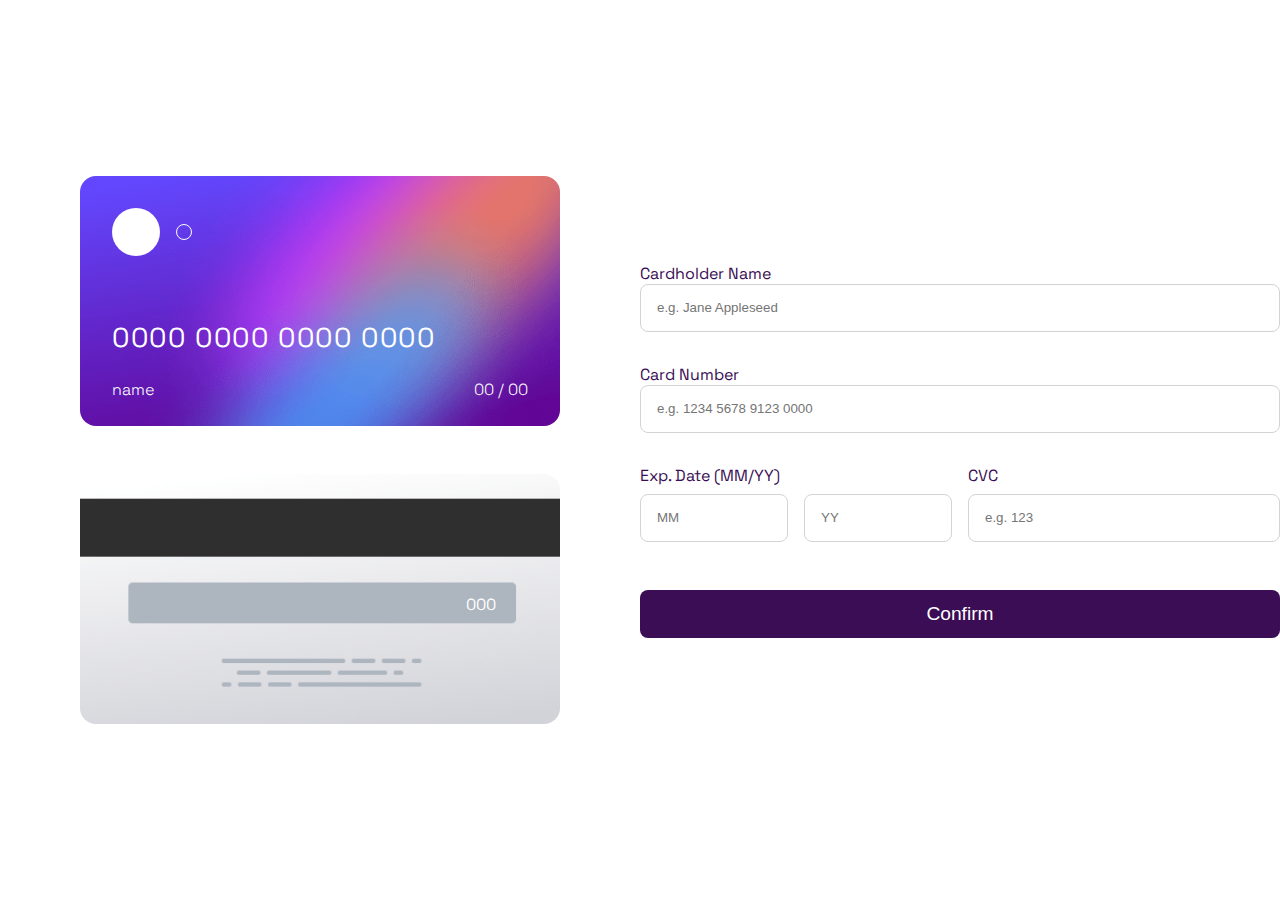
<file: interactive-card-details-form-main/index.html>
<!DOCTYPE html>
<html lang="en">
  <head>
    <meta charset="UTF-8" />
    <meta name="viewport" content="width=device-width, initial-scale=1.0" />
    <link
      rel="icon"
      type="image/png"
      sizes="32x32"
      href="./images/favicon-32x32.png"
    />
    <link rel="stylesheet" href="./style.css" />
    <link rel="preconnect" href="https://fonts.googleapis.com" />
    <link rel="preconnect" href="https://fonts.gstatic.com" crossorigin />
    <link
      href="https://fonts.googleapis.com/css2?family=Space+Grotesk:wght@300;500;700&display=swap"
      rel="stylesheet"
    />

    <title>Frontend Mentor | Interactive card details form</title>

    <style>
      .attribution {
        font-size: 11px;
        text-align: center;
      }
      .attribution a {
        color: hsl(228, 45%, 44%);
      }
    </style>
  </head>
  <body>
    <div class="main">
      <section class="card_preview">
        <section class="card_preview_front">
          <div class="circles">
            <div class="circle1"></div>
            <div class="circle2"></div>
          </div>
          <div class="card_preview_num">0000 0000 0000 0000</div>
          <div class="card_preview_bottom">
            <div class="card_preview_name">name</div>
            <div class="card_preview_date">
              <span class="card_preview_month">00 /</span>
              <span class="card_preview_year">00</span>
            </div>
          </div>
        </section>

        <div class="card_preview_cvc">
          <div class="card_cvc_num">000</div>
        </div>
      </section>

      <form class="card_form">
        <div class="card_holder_name">
          <span class="card_holder_name_title card_title">Cardholder Name</span>
          <input
            class="card_holder_name_input"
            type="text"
            placeholder="e.g. Jane Appleseed"
            oninput="handleNameChange()"
          />
          <div class="name_error_message error_message"></div>
        </div>

        <div class="card_number">
          <span class="card_number_title card_title">Card Number</span>
          <input
            type="text"
            class="card_num_input"
            placeholder="e.g. 1234 5678 9123 0000"
            maxlength="19"
            oninput="handleNumChange()"
          />
          <div class="number_error_message error_message"></div>
        </div>

        <div class="card_form_date">
          <div class="card_exp_date">
            <span class="card_exp_date_title card_title"
              >Exp. Date (MM/YY)</span
            >
            <div class="card_exp_date_input">
              <input
                type="text"
                class="card_exp_date_month"
                placeholder="MM"
                oninput="handleChangeMonth()"
              />
              <input
                type="text"
                class="card_exp_date_year"
                placeholder="YY"
                oninput="handleChangeYear()"
              />
            </div>
            <div class="date_error_message error_message"></div>
          </div>

          <div class="card_cvc">
            <span class="card_cvc_title card_title">CVC</span>
            <input
              type="text"
              class="card_cvc_input"
              placeholder="e.g. 123"
              oninput="handleChangeCvc()"
            />
            <div class="cvc_error_message error_message"></div>
          </div>
        </div>

        <button class="card_submit_btn">Confirm</button>
      </form>

      <div class="completed_state">
        <img class="completed_icon" src="./images/icon-complete.svg" alt="" />
        <span class="completed_thk">Thank you!</span>
        <span class="completed_comment">We've added your card details</span>
        <button class="completed_continue">Continue</button>
      </div>
    </div>

    <!-- Completed state start -->

    <!-- <div class="attribution">
      Challenge by
      <a href="https://www.frontendmentor.io?ref=challenge" target="_blank"
        >Frontend Mentor</a
      >. Coded by <a href="#">Your Name Here</a>.
    </div> -->
    <script type="text/javascript" src="main.js"></script>
  </body>
</html>
</file>
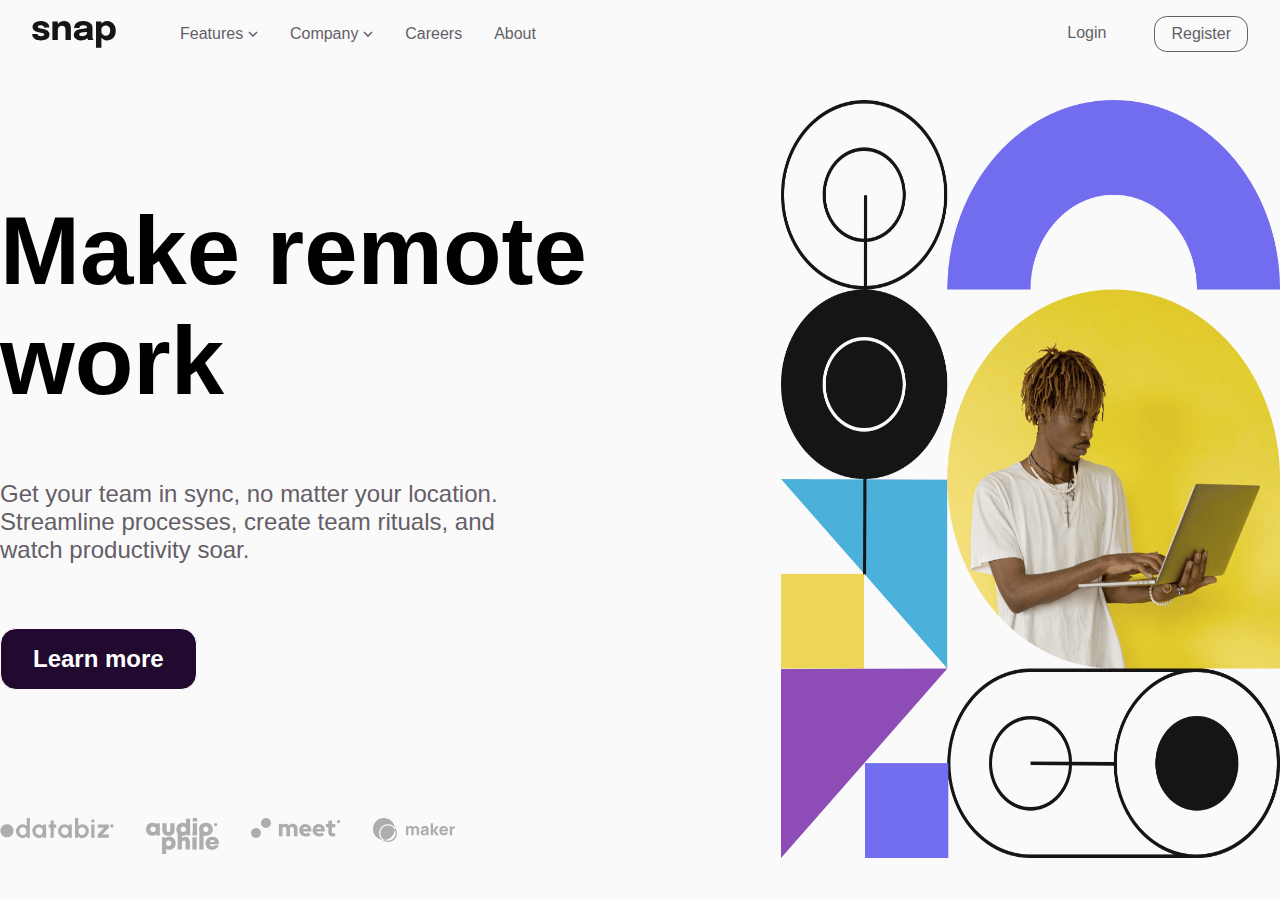
<file: intro-section-with-dropdown-navigation-main/index.html>
<!DOCTYPE html>
<html lang="en">
  <head>
    <meta charset="UTF-8" />
    <meta name="viewport" content="width=device-width, initial-scale=1.0" />
    <link
      rel="icon"
      type="image/png"
      sizes="32x32"
      href="./images/favicon-32x32.png"
    />
    <link rel="stylesheet" href="./style.css" />
    <title>Frontend Mentor | Intro section with dropdown navigation</title>
  </head>
  <body>
    <header>
      <img src="./images/logo.svg" alt="logo" />
      <div class="menu-list">
        <img src="./images/icon-menu.svg" alt="menu" class="menu" />
        <img
          src="./images/icon-close-menu.svg"
          alt="close-menu"
          class="close-menu"
        />
      </div>
      <nav class="navbar">
        <div class="nav-left">
          <ul class="nav-menu-list">
            <li class="nav-menu" id="features">
              <p>Features</p>
              <div class="nav-arrow-down-icon"></div>
            </li>
            <ul class="feture-list">
              <li class="feture-item">
                <img src="./images/icon-todo.svg" alt="todo" />
                <p>Todo List</p>
              </li>
              <li class="feture-item">
                <img src="./images/icon-calendar.svg" alt="calendar" />
                <p>Calendar</p>
              </li>
              <li class="feture-item">
                <img src="./images/icon-reminders.svg" alt="reminders" />
                <p>Reminders</p>
              </li>
              <li class="feture-item">
                <img src="./images/icon-planning.svg" alt="planning" />
                <p>Planning</p>
              </li>
            </ul>

            <li class="nav-menu" id="company">
              <p>Company</p>
              <div class="nav-arrow-down-icon"></div>
            </li>
            <ul class="company-list">
              <li class="company-item">History</li>
              <li class="company-item">Our Team</li>
              <li class="company-item">Blog</li>
            </ul>
            <li class="nav-menu">Careers</li>
            <li class="nav-menu">About</li>
          </ul>
        </div>
        <ul class="nav-right">
          <li class="nav-user">Login</li>
          <li class="nav-user" id="register-btn">Register</li>
        </ul>
      </nav>
    </header>

    <main class="main">
      <section class="main-document">
        <h1 class="main-title">Make remote work</h1>
        <p class="main-desc">
          Get your team in sync, no matter your location. Streamline processes,
          create team rituals, and watch productivity soar.
        </p>
        <button class="leran-more">Learn more</button>

        <ul class="related-company-list">
          <li>
            <img src="./images/client-databiz.svg" alt="databiz" />
          </li>
          <li>
            <img src="./images/client-audiophile.svg" alt="audiophile" />
          </li>
          <li>
            <img src="./images/client-meet.svg" alt="meet" />
          </li>
          <li>
            <img src="./images/client-maker.svg" alt="maker" />
          </li>
        </ul>
      </section>
      <section class="main-img">
        <img
          src="./images/image-hero-desktop.png"
          alt="main-desktop"
          class="main-desktop-img"
        />
        <img
          src="./images/image-hero-mobile.png"
          alt="main-mobile"
          class="main-mobile-img"
        />
      </section>
    </main>

    <script type="text/javascript" src="main.js"></script>
  </body>
</html>

<!-- 1. img 가운데 정렬 어떻게 했는지 (arrow icon)
2.    -->
</file>
<file: interactive-card-details-form-main/style.css>
:root {
  --color-white: hsl(0, 0%, 100%);
  --color-light-violet: hsl(269, 43%, 75%);
  --color-dark-violet: hsl(279, 31%, 49%);
  --color-deep-dark-violet: hsl(278, 73%, 19%);
  --color-valid: #ff0000;
}

* {
  box-sizing: border-box;
  padding: 0;
  margin: 0;
}

html,
body {
  width: 100%;
  height: 100%;
  font-family: "Space Grotesk", sans-serif;
}

body {
  width: 100%;
  height: 100%;
}

.main {
  display: flex;
  justify-content: space-between;
  align-items: center;
  max-width: 1280px;
  width: 100%;
  height: 100%;
  margin: auto;
}

.card_preview {
  width: 100%;
  flex-basis: 50%;
  padding: 1rem 5rem;
}

.card_preview_front {
  background-image: url(./images/bg-card-front.png);
  background-size: cover;
  width: 100%;
  height: 250px;
  display: flex;
  flex-direction: column;
  padding: 2rem;
  color: var(--color-white);
  border-radius: 1rem;
}

.circles {
  margin-bottom: 4rem;
  display: flex;
  align-items: center;
}

.circle1 {
  width: 3rem;
  height: 3rem;
  border-radius: 100%;
  background-color: var(--color-white);
  margin-right: 1rem;
}

.circle2 {
  width: 1rem;
  height: 1rem;
  border-radius: 100%;
  border: 1px solid var(--color-white);
}

.card_preview_num {
  font-size: 1.7rem;
  margin-bottom: 1.5rem;
  letter-spacing: 0.1rem;
}

.card_preview_bottom {
  display: flex;
  justify-content: space-between;
  align-items: center;
  font-weight: 300;
}

.card_preview_cvc {
  background-image: url(./images/bg-card-back.png);
  background-size: cover;
  width: 100%;
  height: 250px;
  margin-top: 3rem;
  position: relative;
  border-radius: 1rem;
}

.card_cvc_num {
  position: absolute;
  top: 48%;
  right: 4rem;
  color: var(--color-white);
}

.card_form {
  width: 100%;
  height: 100%;
  flex-basis: 50%;
  /* display: none; */
  display: flex;
  flex-direction: column;
  justify-content: center;
  color: var(--color-deep-dark-violet);
}

.card_title {
  margin-bottom: 0.5rem;
}

.card_holder_name,
.card_number,
.card_form_date {
  margin-bottom: 1rem;
}

.card_holder_name_input,
.card_num_input {
  width: 100%;
  height: 3rem;
  background-color: transparent;
  border: 1px solid lightgrey;
  border-radius: 0.5rem;
  padding: 1rem;
  color: var(--color-deep-dark-violet);
}

.card_form_date {
  display: flex;
  gap: 1rem;
  margin-bottom: 2rem;
}

.card_exp_date {
  display: flex;
  flex-direction: column;
  flex-basis: 50%;
}

.card_exp_date_input {
  display: flex;
  gap: 1rem;
}

.card_exp_date_input > input {
  width: 100%;
  height: 3rem;
  background-color: transparent;
  border: 1px solid lightgrey;
  border-radius: 0.5rem;
  padding: 1rem;
  color: var(--color-deep-dark-violet);
}

.card_cvc {
  display: flex;
  flex-direction: column;
  flex-basis: 50%;
}

.card_cvc_input {
  width: 100%;
  height: 3rem;
  background-color: transparent;
  border: 1px solid lightgrey;
  border-radius: 0.5rem;
  padding: 1rem;
  color: var(--color-deep-dark-violet);
}

.card_submit_btn {
  width: 100%;
  height: 3rem;
  background-color: var(--color-deep-dark-violet);
  color: var(--color-white);
  font-size: 1.2rem;
  border: none;
  border-radius: 0.5rem;
  cursor: pointer;
}

.completed_state {
  display: none;
  /* display: flex; */
  flex-direction: column;
  justify-content: center;
  align-items: center;
  width: 40%;
  color: var(--color-deep-dark-violet);
}

.completed_icon {
  margin-bottom: 1rem;
}

.completed_thk {
  font-size: 2rem;
  margin-bottom: 1rem;
}

.completed_comment {
  color: grey;
  margin-bottom: 2rem;
}

.completed_continue {
  width: 100%;
  height: 3rem;
  background-color: var(--color-deep-dark-violet);
  color: var(--color-white);
  font-size: 1.2rem;
  border: none;
  border-radius: 0.5rem;
  cursor: pointer;
}

.error_message {
  color: var(--color-valid);
  margin-top: 1rem;
}

@media (max-width: 1200px) {
  .main {
    display: flex;
    flex-direction: column;
    align-items: center;
    padding: 1rem;
  }
  .card_preview {
    width: 650px;
    margin-bottom: 2rem;
    display: flex;
    flex-direction: column;
    justify-content: center;
    align-items: center;
    flex-basis: auto;
  }
  .card_preview_front {
  }
  .card_preview_cvc {
    margin: 0;
  }
}

@media (max-width: 763px) {
  .main {
    padding: 1rem;
  }
  .card_preview {
    width: 500px;
  }

  .card_preview_num {
    font-size: 1.2rem;
  }

  .card_cvc_num {
    right: 1rem;
    top: 45%;
  }
}
</file>
<file: intro-section-with-dropdown-navigation-main/style.css>
:root {
  --color-white: hsl(0, 0%, 100%);
  --color-almost-white: hsl(0, 0%, 98%);
  --color-black: #000;
  --color-light-grayish-violet: hsl(270, 3%, 87%);
  --color-dark-grayish-violet: hsl(282, 5%, 39%);
  --color-very-dark-violet: hsl(278, 68%, 11%);
}

* {
  box-sizing: border-box;
  padding: 0;
  margin: 0;
}

html,
body {
  width: 100%;
  height: 100%;
  font-family: "Space Grotesk", sans-serif;
  background: var(--color-almost-white);
}

li {
  list-style: none;
}

header {
  display: flex;
  align-items: center;
  padding: 1rem 2rem;
}

.navbar {
  width: 100%;
  display: flex;
  justify-content: space-between;
  align-items: center;
}

.nav-left {
  display: flex;
}

.nav-menu-list {
  margin-left: 4rem;
  display: flex;
  gap: 2em;
}
.nav-menu {
  display: flex;
  align-items: center;
  cursor: pointer;
  color: var(--color-dark-grayish-violet);
}

.nav-menu:hover {
  color: var(--color-very-dark-violet);
}

.nav-arrow-up-icon {
  background: url(./images/icon-arrow-up.svg) no-repeat;
  display: flex;
  justify-content: center;
  align-items: center;
  width: 10px;
  height: 6px;
  margin-left: 0.3rem;
}

.nav-arrow-down-icon {
  background: url(./images/icon-arrow-down.svg) no-repeat;
  display: flex;
  justify-content: center;
  align-items: center;
  width: 10px;
  height: 6px;
  margin-left: 0.3rem;
}

.nav-menu > img {
  margin-left: 0.5rem;
}

.nav-right {
  display: flex;
  gap: 2rem;
}

.nav-user {
  cursor: pointer;
  padding: 0.5rem 1rem;
  color: var(--color-dark-grayish-violet);
}

.nav-user:hover {
  color: var(--color-very-dark-violet);
}

#register-btn {
  border: 1px solid var(--color-dark-grayish-violet);
  border-radius: 0.8rem;
}

#register-btn:hover {
  border: 1px solid var(--color-very-dark-violet);
}

#features,
#company {
  position: relative;
}

.feture-list {
  display: none;
  background-color: var(--color-white);
  border-radius: 0.75rem;
  padding: 0 1rem 1rem 1rem;
}

.feature-active {
  display: block;
  position: absolute;
  top: 3rem;
  left: 8rem;
}

.feture-item {
  display: flex;
  justify-content: flex-start;
  align-items: center;
  gap: 1rem;
  padding-top: 1rem;
}

.company-list {
  display: none;
  background-color: var(--color-white);
  border-radius: 0.75rem;
  padding: 0 1rem 1rem 1rem;
}

.company-active {
  display: block;
  position: absolute;
  top: 3rem;
  left: 17rem;
}

.company-item {
  padding-top: 1rem;
}

/* main */

.main {
  display: flex;
  gap: 2rem;
  max-width: 1280px;
  margin: auto;
}

.main-document {
  flex-basis: 60%;
  padding-top: 8rem;
}

.main-title {
  font-size: 6em;
  font-weight: 800;
  margin-bottom: 4rem;
}

.main-desc {
  font-size: 1.5rem;
  width: 70%;
  margin-bottom: 4rem;
  color: var(--color-dark-grayish-violet);
}

.leran-more {
  border: none;
  font-size: 1.5rem;
  font-weight: 700;
  background-color: var(--color-very-dark-violet);
  color: var(--color-white);
  padding: 1rem 2rem;
  border: 1px solid var(--color-white);
  border-radius: 1rem;
  margin-bottom: 8rem;
  cursor: pointer;
}

.leran-more:hover {
  background-color: var(--color-white);
  color: var(--color-very-dark-violet);
  border: 1px solid var(--color-very-dark-violet);
}

.related-company-list {
  display: flex;
  gap: 2rem;
}

.main-img {
  flex-basis: 40%;
  padding-top: 2rem;
}

.main-img > img {
  width: 100%;
  height: 100%;
}

.main-desktop-img {
  display: block;
}

.main-mobile-img {
  display: none;
}

.close-menu,
.menu {
  display: none;
  cursor: pointer;
  z-index: 2;
}

/* media query */
@media (max-width: 763px) {
  header {
    position: relative;
    justify-content: space-between;
  }

  .close-menu {
    position: absolute;
    top: 1rem;
    right: 1rem;
  }

  .navbar {
    display: none;
    flex-direction: column;
    position: absolute;
    width: 70%;
    height: 100vh;
    top: 0;
    right: 0;
    box-shadow: rgba(0, 0, 0, 0.5) 0 0 0 9999px;
    z-index: 1;
    background-color: var(--color-white);
    padding-top: 5rem;
  }

  .nav-menu-list {
    flex-direction: column;
    margin-left: 2rem;
  }

  .nav-right {
    margin-top: 2rem;
    flex-direction: column;
    align-items: center;
  }
  .menu {
    display: block;
  }

  #features,
  #company {
    position: static;
  }

  .feture-list:hover {
    display: block;
    position: static;
  }

  .feature-active {
    display: block;
    position: static;
  }

  .company-item {
    padding-top: 1rem;
  }

  .company-active {
    display: block;
    position: static;
  }

  .company-list:hover {
    display: block;
    position: static;
  }

  .main {
    flex-direction: column-reverse;
  }

  .main-title {
    font-size: 3rem;
  }

  .main-desktop-img {
    display: none;
  }

  .main-mobile-img {
    display: block;
  }

  .main-document {
    display: flex;
    flex-direction: column;
    justify-content: center;
    align-items: center;
    padding-top: 2rem;
  }
}
</file>
